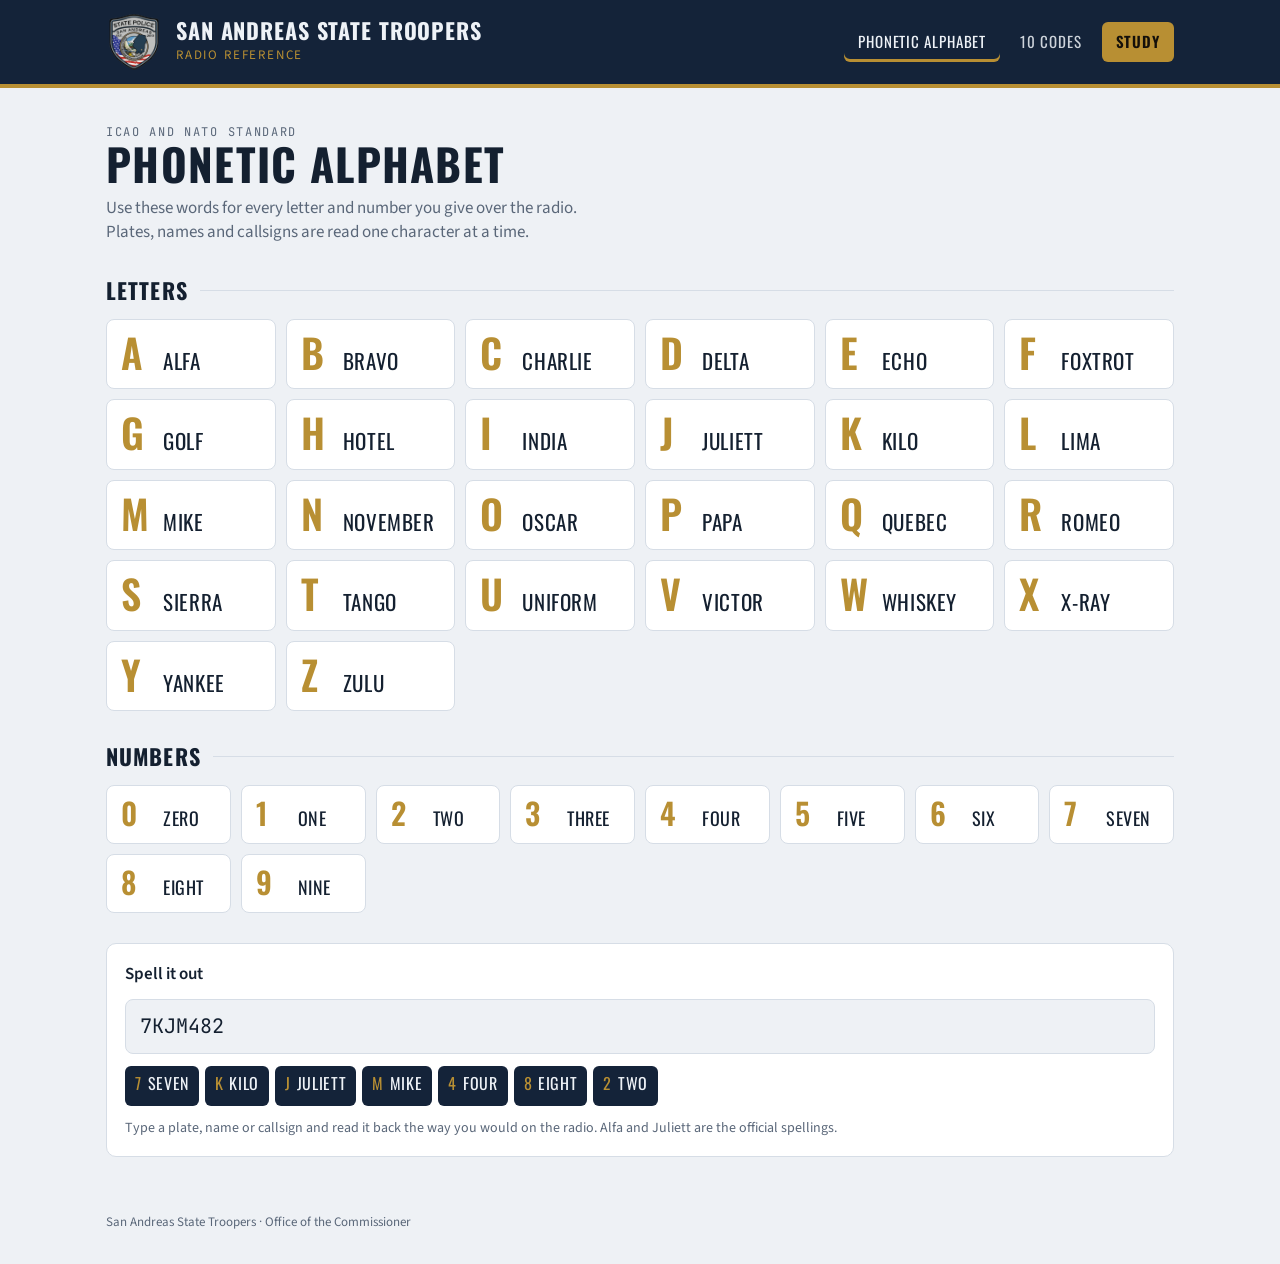
<file: index.html>
<!doctype html>
<html lang="en">
<head>
<meta charset="utf-8">
<meta name="viewport" content="width=device-width, initial-scale=1">
<title>Phonetic Alphabet | SAST Radio Reference</title>
<meta name="description" content="San Andreas State Troopers phonetic alphabet reference.">
<link rel="icon" href="assets/favicon.png">
<link rel="preconnect" href="https://fonts.googleapis.com">
<link rel="stylesheet" href="https://fonts.googleapis.com/css2?family=Oswald:wght@500;600&family=Source+Sans+3:wght@400;600&family=JetBrains+Mono:wght@500;700;800&display=swap">
<link rel="stylesheet" href="assets/style.css?v=2">
</head>
<body>
<header class="top"><div class="top-in">
  <a class="brand" href="index.html"><img src="assets/logo.png" alt="SAST patch"><div><b>San Andreas State Troopers</b><span>Radio Reference</span></div></a>
  <nav>
    <a href="index.html" aria-current="page">Phonetic Alphabet</a>
    <a href="codes.html">10 Codes</a>
    <a href="study.html" class="study">Study</a>
  </nav>
</div></header>

<main>
  <section class="intro">
    <p class="eyebrow">ICAO and NATO standard</p>
    <h1>Phonetic Alphabet</h1>
    <p>Use these words for every letter and number you give over the radio. Plates, names and callsigns are read one character at a time.</p>
  </section>

  <section>
    <h2>Letters</h2>
    <div class="tiles" id="letters"></div>
  </section>

  <section>
    <h2>Numbers</h2>
    <div class="tiles small" id="numbers"></div>
  </section>

  <section class="panel">
    <label for="spell">Spell it out</label>
    <input class="field" id="spell" value="7KJM482" maxlength="40" autocomplete="off" spellcheck="false">
    <div class="spelled" id="spelled" aria-live="polite"></div>
    <p class="hint">Type a plate, name or callsign and read it back the way you would on the radio. Alfa and Juliett are the official spellings.</p>
  </section>
</main>
<footer>San Andreas State Troopers &middot; Office of the Commissioner</footer>

<script src="assets/data.js?v=2"></script>
<script>
const tile = ([k, v]) => `<div class="tile"><span class="k">${k}</span><span class="v">${v}</span></div>`;
document.getElementById('letters').innerHTML = ALPHABET.map(tile).join('');
document.getElementById('numbers').innerHTML = NUMBERS.map(tile).join('');
const MAP = Object.fromEntries([...ALPHABET, ...NUMBERS]);
const input = document.getElementById('spell'), out = document.getElementById('spelled');
function spell() {
  const chars = [...input.value.toUpperCase()];
  out.innerHTML = chars.map(c => MAP[c] ? `<span class="chip"><i>${c}</i>${MAP[c]}</span>` : (c === ' ' ? '<span class="chip gap">/</span>' : ''))
    .join('') || '<span class="hint">Nothing to spell yet.</span>';
}
input.addEventListener('input', spell); spell();
</script>
</body>
</html>
</file>
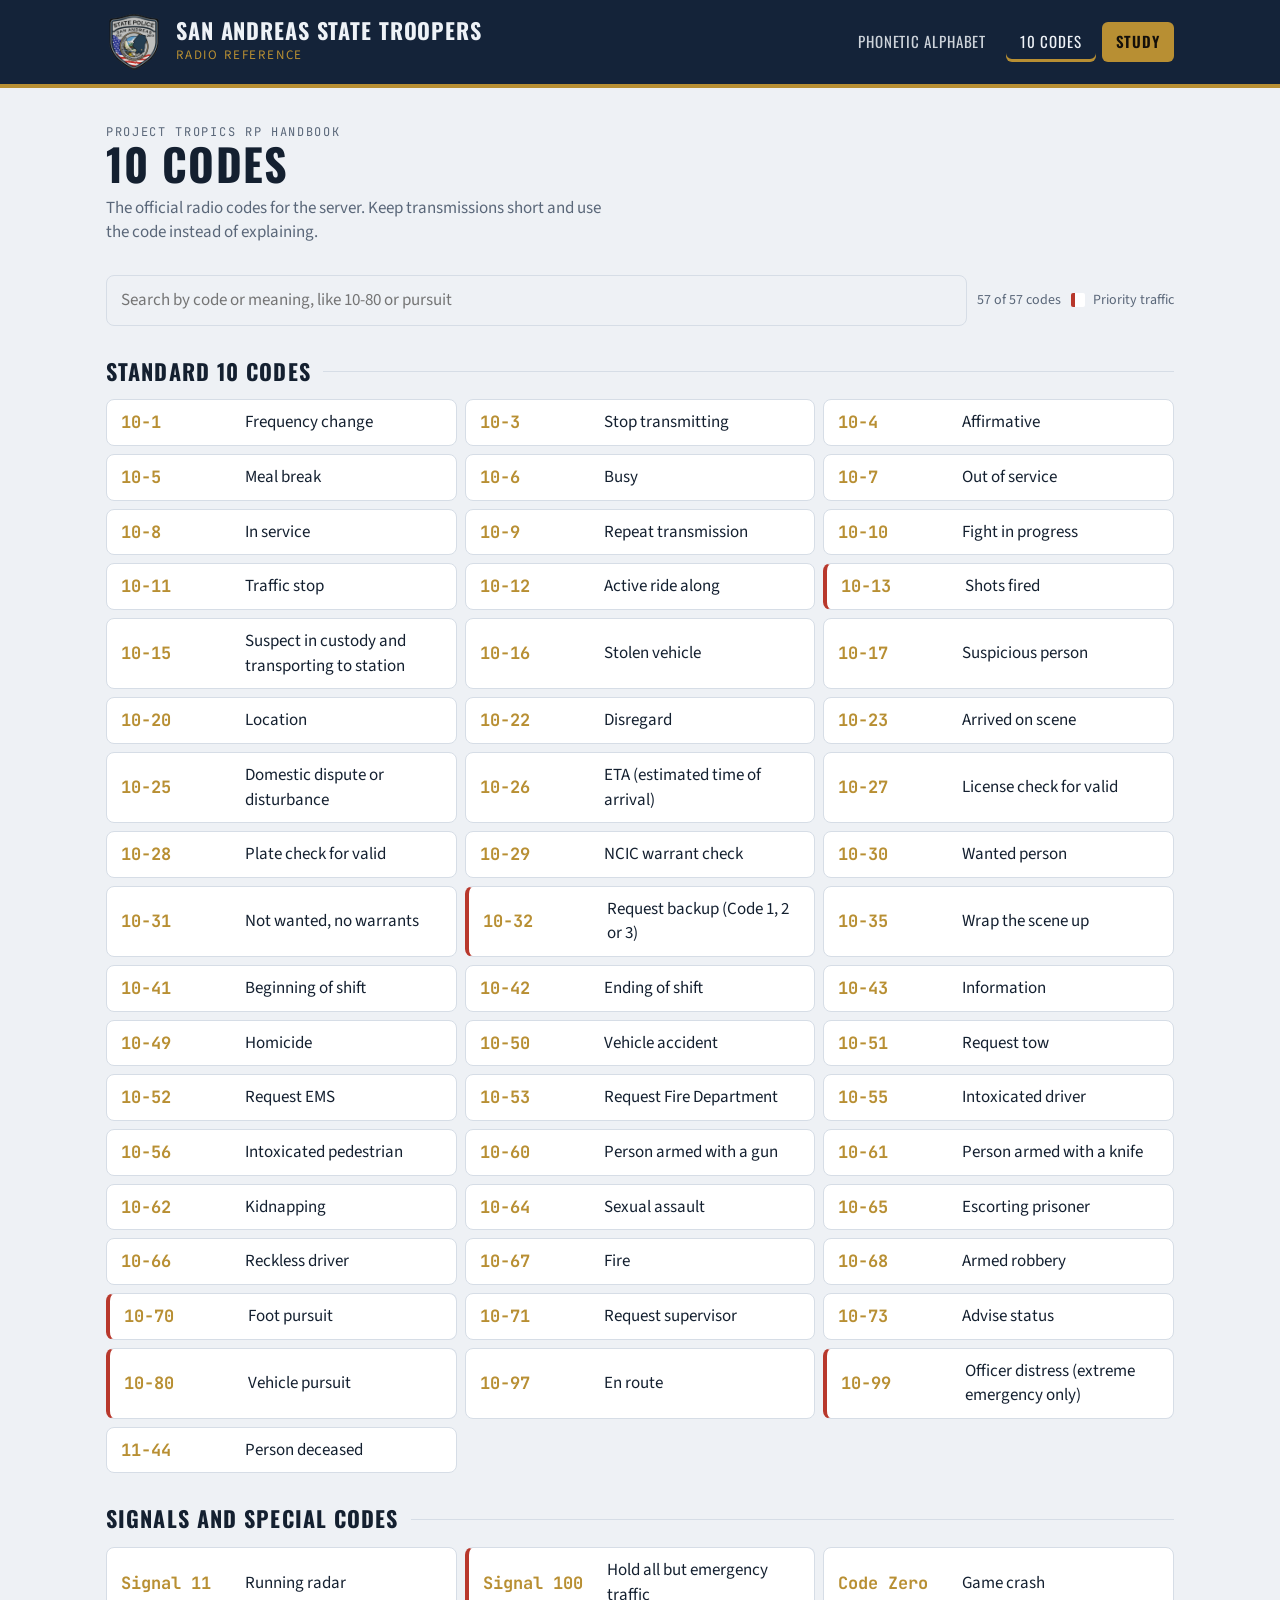
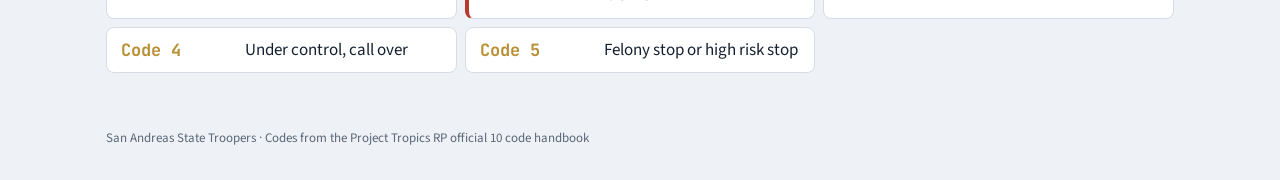
<file: codes.html>
<!doctype html>
<html lang="en">
<head>
<meta charset="utf-8">
<meta name="viewport" content="width=device-width, initial-scale=1">
<title>10 Codes | SAST Radio Reference</title>
<meta name="description" content="San Andreas State Troopers 10 code reference for Project Tropics RP.">
<link rel="icon" href="assets/favicon.png">
<link rel="preconnect" href="https://fonts.googleapis.com">
<link rel="stylesheet" href="https://fonts.googleapis.com/css2?family=Oswald:wght@500;600&family=Source+Sans+3:wght@400;600&family=JetBrains+Mono:wght@500;700;800&display=swap">
<link rel="stylesheet" href="assets/style.css?v=2">
</head>
<body>
<header class="top"><div class="top-in">
  <a class="brand" href="index.html"><img src="assets/logo.png" alt="SAST patch"><div><b>San Andreas State Troopers</b><span>Radio Reference</span></div></a>
  <nav>
    <a href="index.html">Phonetic Alphabet</a>
    <a href="codes.html" aria-current="page">10 Codes</a>
    <a href="study.html" class="study">Study</a>
  </nav>
</div></header>

<main>
  <section class="intro">
    <p class="eyebrow">Project Tropics RP handbook</p>
    <h1>10 Codes</h1>
    <p>The official radio codes for the server. Keep transmissions short and use the code instead of explaining.</p>
  </section>

  <section class="search">
    <input class="field" id="q" type="search" placeholder="Search by code or meaning, like 10-80 or pursuit" autocomplete="off" aria-label="Search codes">
    <span class="count" id="count"></span>
    <span class="legend"><span></span>Priority traffic</span>
  </section>

  <section>
    <h2>Standard 10 Codes</h2>
    <div class="codes" id="ten"></div>
  </section>

  <section>
    <h2>Signals and Special Codes</h2>
    <div class="codes" id="sig"></div>
  </section>
</main>
<footer>San Andreas State Troopers &middot; Codes from the Project Tropics RP official 10 code handbook</footer>

<script src="assets/data.js?v=2"></script>
<script>
const esc = s => s.replace(/&/g, '&amp;').replace(/</g, '&lt;');
function render(list, el, q) {
  const hits = list.filter(([c, m]) => !q || c.toLowerCase().includes(q) || m.toLowerCase().includes(q) || c.replace('-', '').includes(q));
  el.innerHTML = hits.map(([c, m]) => `<div class="code${PRIORITY.has(c) ? ' hot' : ''}"><span class="c">${esc(c)}</span><span class="m">${esc(m)}</span></div>`).join('')
    || '<p class="empty">No codes match.</p>';
  return hits.length;
}
const qEl = document.getElementById('q');
function run() {
  const q = qEl.value.trim().toLowerCase();
  const n = render(TEN_CODES, document.getElementById('ten'), q) + render(SIGNALS, document.getElementById('sig'), q);
  document.getElementById('count').textContent = `${n} of ${TEN_CODES.length + SIGNALS.length} codes`;
}
qEl.addEventListener('input', run); run();
</script>
</body>
</html>
</file>
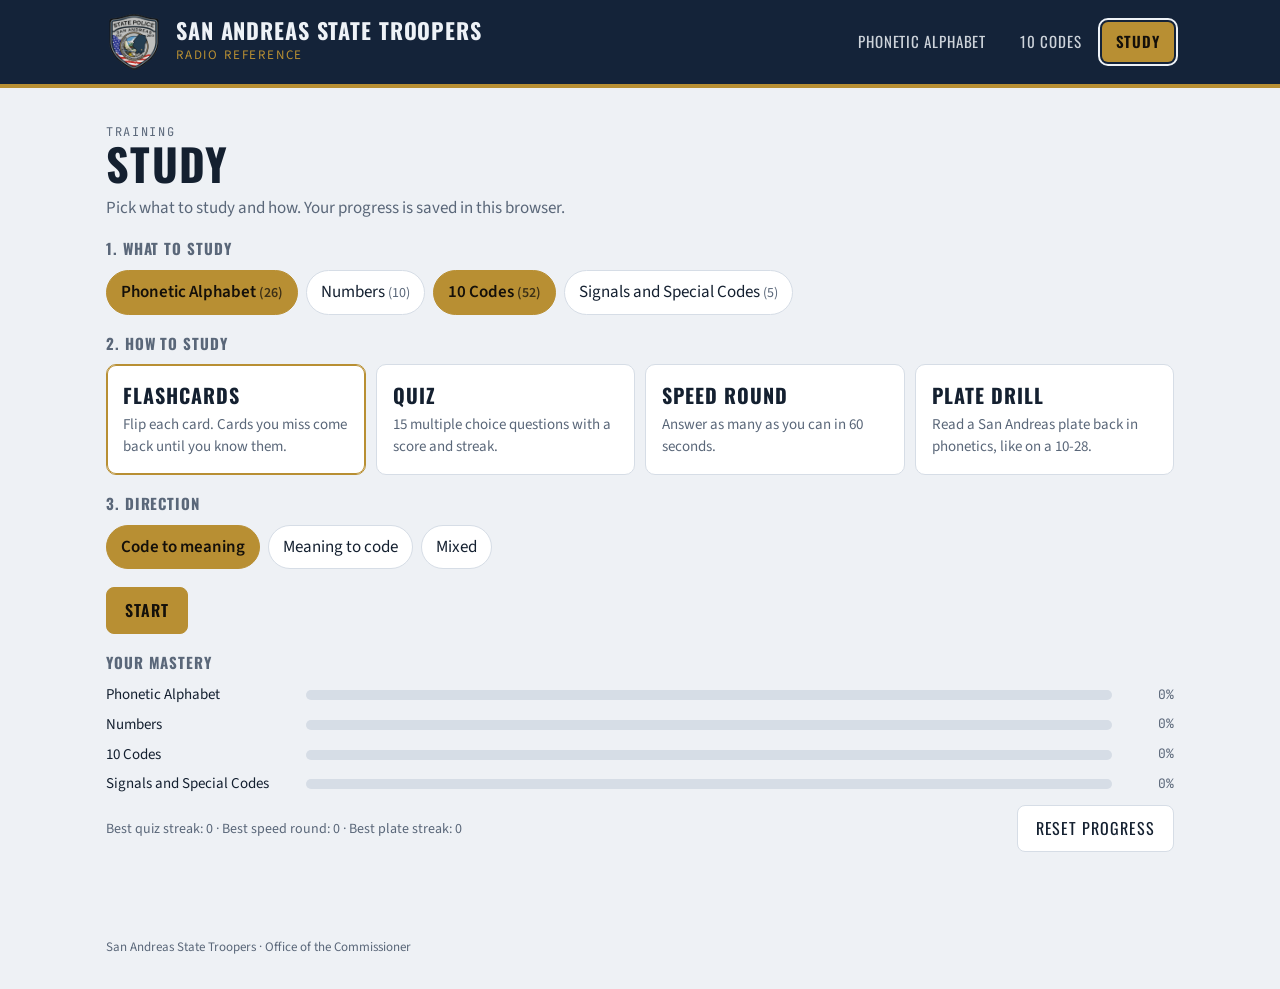
<file: study.html>
<!doctype html>
<html lang="en">
<head>
<meta charset="utf-8">
<meta name="viewport" content="width=device-width, initial-scale=1">
<title>Study | SAST Radio Reference</title>
<meta name="description" content="Study the phonetic alphabet and 10 codes with flashcards, quizzes, a speed round and a plate drill.">
<link rel="icon" href="assets/favicon.png">
<link rel="preconnect" href="https://fonts.googleapis.com">
<link rel="stylesheet" href="https://fonts.googleapis.com/css2?family=Oswald:wght@500;600&family=Source+Sans+3:wght@400;600&family=JetBrains+Mono:wght@500;700;800&display=swap">
<link rel="stylesheet" href="assets/style.css?v=2">
</head>
<body>
<header class="top"><div class="top-in">
  <a class="brand" href="index.html"><img src="assets/logo.png" alt="SAST patch"><div><b>San Andreas State Troopers</b><span>Radio Reference</span></div></a>
  <nav>
    <a href="index.html">Phonetic Alphabet</a>
    <a href="codes.html">10 Codes</a>
    <a href="study.html" class="study" aria-current="page">Study</a>
  </nav>
</div></header>

<main id="app">
  <!-- setup screen -->
  <section id="setup" class="stage">
    <div class="intro">
      <p class="eyebrow">Training</p>
      <h1>Study</h1>
      <p>Pick what to study and how. Your progress is saved in this browser.</p>
    </div>

    <div class="group">
      <b>1. What to study</b>
      <div class="toggle" id="decks"></div>
    </div>

    <div class="group">
      <b>2. How to study</b>
      <div class="modes" id="modes">
        <button class="mode" data-mode="flash" aria-pressed="true"><b>Flashcards</b><span>Flip each card. Cards you miss come back until you know them.</span></button>
        <button class="mode" data-mode="quiz" aria-pressed="false"><b>Quiz</b><span>15 multiple choice questions with a score and streak.</span></button>
        <button class="mode" data-mode="speed" aria-pressed="false"><b>Speed Round</b><span>Answer as many as you can in 60 seconds.</span></button>
        <button class="mode" data-mode="plate" aria-pressed="false"><b>Plate Drill</b><span>Read a San Andreas plate back in phonetics, like on a 10-28.</span></button>
      </div>
    </div>

    <div class="group" id="dirGroup">
      <b>3. Direction</b>
      <div class="toggle" id="dir">
        <button data-dir="fwd" aria-pressed="true">Code to meaning</button>
        <button data-dir="rev" aria-pressed="false">Meaning to code</button>
        <button data-dir="mix" aria-pressed="false">Mixed</button>
      </div>
    </div>

    <div class="row">
      <button class="btn primary" id="start">Start</button>
      <span class="hint" id="setupHint"></span>
    </div>

    <div class="group">
      <b>Your mastery</b>
      <div class="mastery" id="mastery"></div>
      <div class="row"><span class="hint" id="bests"></span><button class="btn" id="reset" style="margin-left:auto">Reset progress</button></div>
      <p class="hint" id="resetNote" hidden>Press Reset progress again to confirm.</p>
    </div>
  </section>

  <!-- session screen -->
  <section id="session" class="stage" hidden></section>
</main>
<footer>San Andreas State Troopers &middot; Office of the Commissioner</footer>

<script src="assets/data.js?v=2"></script>
<script src="assets/study.js?v=2"></script>
</body>
</html>
</file>
<file: assets/style.css>
/* SAST Radio Reference. Navy and gold department look, light and dark. */
:root {
  --bg: #eef1f5;
  --card: #ffffff;
  --ink: #142030;
  --muted: #5a6779;
  --line: #d6dde6;
  --navy: #142339;
  --navy-2: #1d3150;
  --gold: #b88f33;
  --gold-soft: #f3ead3;
  --on-navy: #eef2f7;
  --good: #23784c;
  --good-soft: #def2e6;
  --bad: #b8382c;
  --bad-soft: #f8e0dd;
  --display: "Oswald", "Arial Narrow", Arial, sans-serif;
  --body: "Source Sans 3", "Segoe UI", Arial, sans-serif;
  --mono: "JetBrains Mono", Consolas, "Courier New", monospace;
  color-scheme: light;
}
@media (prefers-color-scheme: dark) {
  :root {
    --bg: #0c131d; --card: #142031; --ink: #e6ebf1; --muted: #93a1b3; --line: #243248;
    --navy: #0a1220; --navy-2: #13213a; --gold: #d8b25c; --gold-soft: #2a2416;
    --good: #5cc48b; --good-soft: #143224; --bad: #ef7a6c; --bad-soft: #3a1a17;
    color-scheme: dark;
  }
}
* { box-sizing: border-box; }
html, body { margin: 0; }
body { background: var(--bg); color: var(--ink); font-family: var(--body); font-size: 17px; line-height: 1.45; }
a { color: inherit; }
:focus-visible { outline: 3px solid var(--gold); outline-offset: 2px; }

/* ---------- header ---------- */
.top { background: var(--navy); color: var(--on-navy); border-bottom: 4px solid var(--gold); }
.top-in { max-width: 1100px; margin: 0 auto; padding: 14px max(16px, env(safe-area-inset-left)); display: flex; align-items: center; gap: 16px; flex-wrap: wrap; }
.brand { display: flex; align-items: center; gap: 14px; text-decoration: none; margin-right: auto; }
.brand img { width: 56px; height: 56px; }
.brand b { display: block; font-family: var(--display); font-size: 22px; letter-spacing: .04em; text-transform: uppercase; line-height: 1.1; }
.brand span { font-size: 13px; letter-spacing: .14em; text-transform: uppercase; color: var(--gold); }
nav { display: flex; gap: 6px; flex-wrap: wrap; }
nav a { text-decoration: none; font-family: var(--display); text-transform: uppercase; letter-spacing: .06em; font-size: 15px;
  padding: 9px 14px; border-radius: 6px; color: var(--on-navy); opacity: .85; }
nav a:hover { opacity: 1; background: var(--navy-2); }
nav a[aria-current="page"] { opacity: 1; box-shadow: inset 0 -3px 0 var(--gold); }
nav a.study { background: var(--gold); color: #14100a; opacity: 1; font-weight: 600; }
nav a.study:hover { filter: brightness(1.08); background: var(--gold); }
nav a.study[aria-current="page"] { box-shadow: none; outline: 2px solid var(--on-navy); outline-offset: 2px; }

/* ---------- page ---------- */
main { max-width: 1100px; margin: 0 auto; padding: 28px max(16px, env(safe-area-inset-left)) 56px; display: grid; gap: 30px; }
.intro h1 { font-family: var(--display); text-transform: uppercase; letter-spacing: .03em; font-size: clamp(30px, 5vw, 44px); margin: 0; line-height: 1.05; }
.intro p { margin: 8px 0 0; color: var(--muted); max-width: 62ch; }
.eyebrow { font-family: var(--mono); font-size: 12px; letter-spacing: .14em; text-transform: uppercase; color: var(--gold); margin: 0 0 6px; }
h2 { font-family: var(--display); text-transform: uppercase; letter-spacing: .05em; font-size: 22px; margin: 0 0 12px; display: flex; align-items: center; gap: 12px; }
h2::after { content: ""; flex: 1; height: 1px; background: var(--line); }

/* alphabet tiles */
.tiles { display: grid; grid-template-columns: repeat(auto-fill, minmax(150px, 1fr)); gap: 10px; }
.tile { background: var(--card); border: 1px solid var(--line); border-radius: 8px; padding: 12px 14px; display: flex; align-items: baseline; gap: 12px; }
.tile .k { font-family: var(--display); font-size: 40px; line-height: 1; color: var(--gold); min-width: 30px; font-weight: 600; }
.tile .v { font-family: var(--display); font-size: 21px; letter-spacing: .03em; text-transform: uppercase; }
.tiles.small { grid-template-columns: repeat(auto-fill, minmax(120px, 1fr)); }
.tiles.small .k { font-size: 30px; }
.tiles.small .v { font-size: 18px; }

/* spell tool */
.panel { background: var(--card); border: 1px solid var(--line); border-radius: 10px; padding: 18px; display: grid; gap: 12px; }
.panel label { font-weight: 600; }
.field { width: 100%; font: inherit; font-size: 20px; padding: 12px 14px; border: 1px solid var(--line); border-radius: 8px; background: var(--bg); color: var(--ink); text-transform: uppercase; font-family: var(--mono); }
.spelled { display: flex; flex-wrap: wrap; gap: 6px; min-height: 40px; }
.chip { font-family: var(--display); text-transform: uppercase; letter-spacing: .04em; background: var(--navy); color: var(--on-navy); padding: 6px 10px; border-radius: 6px; font-size: 16px; }
.chip i { font-style: normal; color: var(--gold); margin-right: 6px; }
.chip.gap { background: transparent; color: var(--muted); padding: 6px 2px; }
.hint { color: var(--muted); font-size: 14px; margin: 0; }

/* codes */
.search { display: flex; gap: 10px; flex-wrap: wrap; align-items: center; }
.search .field { text-transform: none; font-family: var(--body); font-size: 17px; flex: 1; min-width: 220px; }
.count { color: var(--muted); font-size: 14px; }
.codes { display: grid; grid-template-columns: repeat(auto-fill, minmax(300px, 1fr)); gap: 8px; }
.code { background: var(--card); border: 1px solid var(--line); border-radius: 8px; padding: 10px 14px; display: grid; grid-template-columns: 112px 1fr; align-items: center; gap: 12px; min-width: 0; }
.code .c { font-family: var(--mono); font-weight: 700; font-size: 17px; color: var(--gold); white-space: nowrap; }
.code .m { min-width: 0; }
.code.hot { border-left: 4px solid var(--bad); }
.legend { display: flex; align-items: center; gap: 8px; color: var(--muted); font-size: 14px; }
.legend span { width: 14px; height: 14px; border-left: 4px solid var(--bad); background: var(--card); border-radius: 2px; display: inline-block; }
.empty { color: var(--muted); padding: 10px 0; }

footer { max-width: 1100px; margin: 0 auto; padding: 0 max(16px, env(safe-area-inset-left)) 32px; color: var(--muted); font-size: 13px; }

/* ---------- study ---------- */
.btn { font: inherit; font-family: var(--display); text-transform: uppercase; letter-spacing: .06em; font-size: 16px; border: 1px solid var(--line);
  background: var(--card); color: var(--ink); padding: 11px 18px; border-radius: 8px; cursor: pointer; }
.btn:hover { border-color: var(--gold); }
.btn.primary { background: var(--gold); border-color: var(--gold); color: #14100a; font-weight: 600; }
.btn.good { background: var(--good); border-color: var(--good); color: #fff; }
.btn.bad { background: var(--bad); border-color: var(--bad); color: #fff; }
.btn:disabled { opacity: .45; cursor: default; }
.row { display: flex; gap: 10px; flex-wrap: wrap; align-items: center; }

.group { display: grid; gap: 10px; }
.group > b { font-family: var(--display); text-transform: uppercase; letter-spacing: .06em; font-size: 15px; color: var(--muted); }
.toggle { display: flex; gap: 8px; flex-wrap: wrap; }
.toggle button { font: inherit; padding: 9px 14px; border-radius: 999px; border: 1px solid var(--line); background: var(--card); color: var(--ink); cursor: pointer; }
.toggle button[aria-pressed="true"] { background: var(--gold); color: #14100a; border-color: var(--gold); font-weight: 600; }
.toggle button[aria-pressed="true"] .hint { color: #3d3016; }
.toggle button:disabled { opacity: .45; cursor: default; }
.modes { display: grid; grid-template-columns: repeat(auto-fill, minmax(220px, 1fr)); gap: 10px; }
.mode { text-align: left; font: inherit; color: var(--ink); background: var(--card); border: 1px solid var(--line); border-radius: 10px; padding: 16px; cursor: pointer; display: grid; gap: 4px; }
.mode b { font-family: var(--display); text-transform: uppercase; letter-spacing: .05em; font-size: 20px; }
.mode span { color: var(--muted); font-size: 15px; }
.mode:hover, .mode[aria-pressed="true"] { border-color: var(--gold); box-shadow: inset 0 0 0 1px var(--gold); }
.mastery { display: grid; gap: 8px; }
.bar { display: grid; grid-template-columns: 190px 1fr 52px; gap: 10px; align-items: center; font-size: 15px; }
.bar .track { height: 10px; background: var(--line); border-radius: 99px; overflow: hidden; }
.bar .fill { height: 100%; background: var(--gold); border-radius: 99px; transition: width .4s; }
.bar .pct { text-align: right; font-family: var(--mono); font-size: 13px; color: var(--muted); }

.stage { display: grid; gap: 18px; }
.hud { display: flex; flex-wrap: wrap; gap: 8px 22px; align-items: center; font-family: var(--mono); font-size: 14px; color: var(--muted); }
.hud b { color: var(--ink); }
.progress { height: 6px; background: var(--line); border-radius: 99px; overflow: hidden; }
.progress div { height: 100%; background: var(--gold); width: 0; transition: width .3s; }

.card3d { perspective: 1200px; }
.flash { position: relative; height: 260px; transition: transform .45s; transform-style: preserve-3d; cursor: pointer; }
.flash.flipped { transform: rotateY(180deg); }
.face { position: absolute; inset: 0; backface-visibility: hidden; border-radius: 14px; display: grid; place-items: center; text-align: center; padding: 20px;
  border: 1px solid var(--line); background: var(--card); }
.face.back { transform: rotateY(180deg); background: var(--navy); color: var(--on-navy); border-color: var(--navy); }
.face .big { font-family: var(--display); font-size: clamp(34px, 7vw, 64px); line-height: 1.05; text-transform: uppercase; letter-spacing: .02em; }
.face .lab { position: absolute; top: 14px; left: 18px; font-family: var(--mono); font-size: 12px; letter-spacing: .12em; text-transform: uppercase; color: var(--gold); }
.face .tap { position: absolute; bottom: 14px; font-size: 13px; color: var(--muted); }
.face.back .tap { color: #9fb0c6; }
@media (prefers-reduced-motion: reduce) { .flash { transition: none; } }

.prompt { background: var(--navy); color: var(--on-navy); border-radius: 14px; padding: 26px 20px; text-align: center; display: grid; gap: 6px; }
.prompt .lab { font-family: var(--mono); font-size: 12px; letter-spacing: .12em; text-transform: uppercase; color: var(--gold); }
.prompt .big { font-family: var(--display); font-size: clamp(30px, 6vw, 52px); text-transform: uppercase; line-height: 1.1; }
.choices { display: grid; grid-template-columns: repeat(auto-fit, minmax(240px, 1fr)); gap: 10px; }
.choice { text-align: left; font: inherit; font-size: 18px; color: var(--ink); background: var(--card); border: 1px solid var(--line); border-radius: 10px; padding: 14px 16px; cursor: pointer; display: flex; gap: 12px; align-items: center; }
.choice kbd { font-family: var(--mono); font-size: 12px; border: 1px solid var(--line); border-radius: 4px; padding: 2px 6px; color: var(--muted); }
.choice:hover:not(:disabled) { border-color: var(--gold); }
.choice.right { background: var(--good-soft); border-color: var(--good); }
.choice.wrong { background: var(--bad-soft); border-color: var(--bad); }
.choice:disabled { cursor: default; }

.plate { justify-self: center; width: min(420px, 100%); aspect-ratio: 2 / 1; border-radius: 16px; background: #f7f8fa; border: 4px solid #2a3d5c;
  display: grid; grid-template-rows: auto 1fr auto; text-align: center; padding: 10px 12px; color: #182a46; box-shadow: 0 6px 20px rgba(0,0,0,.12); }
.plate .st { font-family: var(--display); letter-spacing: .3em; font-size: 15px; color: #b02a2a; }
.plate .num { font-family: "JetBrains Mono", monospace; font-weight: 800; font-size: clamp(40px, 9vw, 70px); letter-spacing: .08em; align-self: center; }
.plate .ft { font-size: 12px; letter-spacing: .2em; text-transform: uppercase; color: #6a7890; }
.answer { display: flex; flex-wrap: wrap; gap: 6px; }
.tok { font-family: var(--display); text-transform: uppercase; padding: 6px 10px; border-radius: 6px; font-size: 16px; letter-spacing: .04em; }
.tok.ok { background: var(--good-soft); color: var(--good); }
.tok.no { background: var(--bad-soft); color: var(--bad); }
.timer { font-family: var(--display); font-size: 28px; color: var(--gold); }
.result { text-align: center; display: grid; gap: 10px; justify-items: center; }
.result .score { font-family: var(--display); font-size: 64px; line-height: 1; color: var(--gold); }
.missed { width: 100%; display: grid; gap: 6px; }
.missed div { background: var(--card); border: 1px solid var(--line); border-radius: 8px; padding: 8px 12px; display: grid; grid-template-columns: 120px 1fr; gap: 10px; text-align: left; }
.missed b { font-family: var(--mono); color: var(--gold); }
.keys { color: var(--muted); font-size: 13px; }
.keys kbd { font-family: var(--mono); border: 1px solid var(--line); border-radius: 4px; padding: 1px 5px; }

@media (max-width: 560px) {
  .brand img { width: 46px; height: 46px; }
  .code { grid-template-columns: 96px 1fr; }
  .bar { grid-template-columns: 1fr 44px; }
  .bar .name { grid-column: 1 / -1; }
  .missed div { grid-template-columns: 1fr; }
}
</file>
